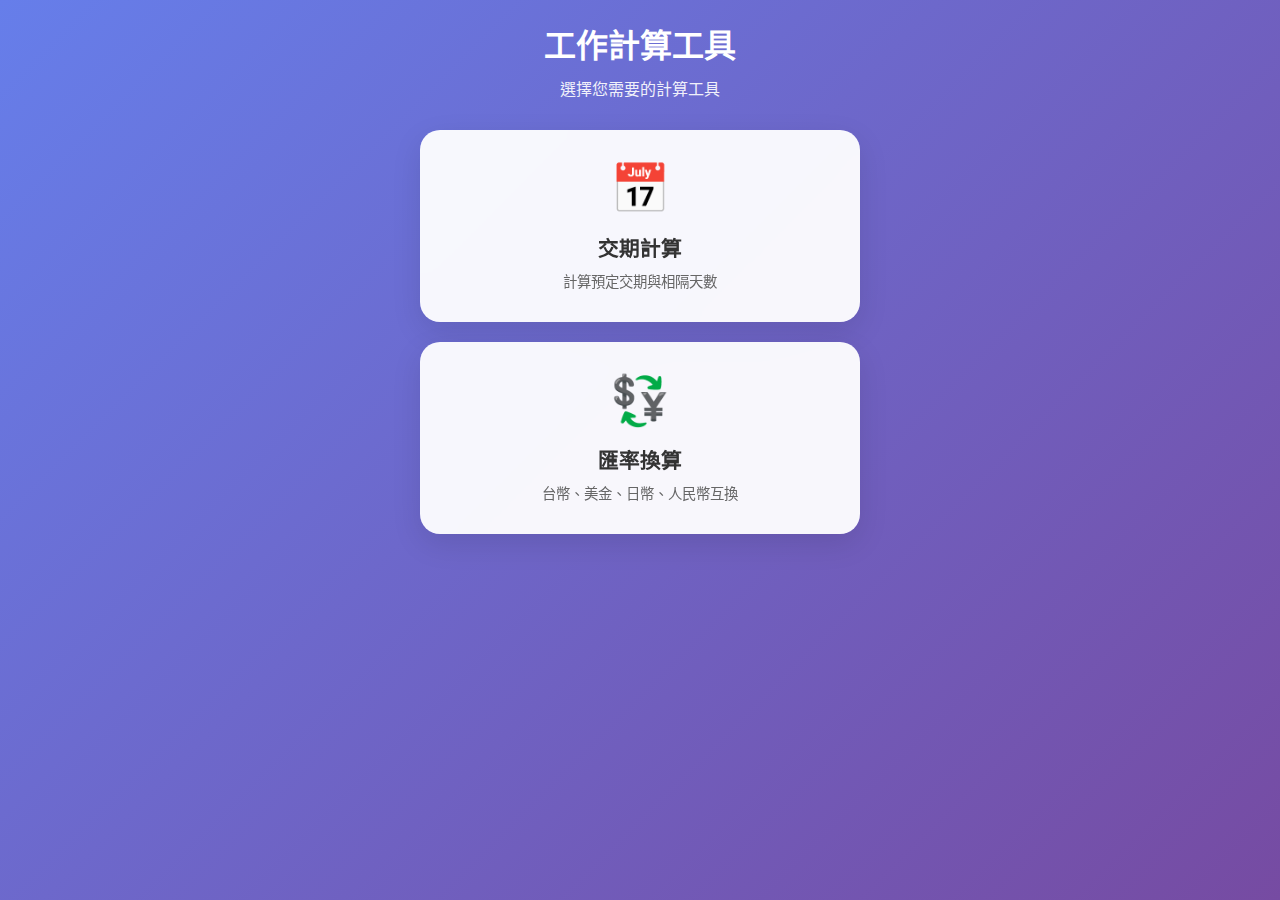
<file: index.html>
<!DOCTYPE html>
<html lang="zh-TW">
<head>
    <meta charset="UTF-8">
    <meta name="viewport" content="width=device-width, initial-scale=1.0">
    <title>工作計算工具</title>
    <link rel="stylesheet" href="styles.css">
</head>
<body>
    <!-- 主頁面 -->
    <div id="main-page" class="page active">
        <div class="container">
            <header>
                <h1>工作計算工具</h1>
                <p>選擇您需要的計算工具</p>
            </header>
            
            <div class="tools-grid">
                <div class="tool-card" onclick="showPage('delivery-calculator')">
                    <div class="tool-icon">📅</div>
                    <h3>交期計算</h3>
                    <p>計算預定交期與相隔天數</p>
                </div>
                
                <div class="tool-card" onclick="showPage('currency-converter')">
                    <div class="tool-icon">💱</div>
                    <h3>匯率換算</h3>
                    <p>台幣、美金、日幣、人民幣互換</p>
                </div>
            </div>
        </div>
    </div>

    <!-- 交期計算頁面 -->
    <div id="delivery-calculator" class="page">
        <div class="container">
            <header>
                <button class="back-btn" onclick="showPage('main-page')">← 返回</button>
                <h1>交期計算</h1>
            </header>
            
            <div class="calculator-card">
                <div class="input-group">
                    <label for="today-date">今天日期</label>
                    <input type="date" id="today-date" onchange="calculateDelivery()">
                </div>
                
                <div class="input-group">
                    <label for="delivery-date">預定交期</label>
                    <input type="date" id="delivery-date" onchange="calculateDaysFromDates()">
                </div>
                
                <div class="input-group">
                    <label for="days-diff">相隔天數</label>
                    <input type="number" id="days-diff" placeholder="輸入天數" onchange="calculateDeliveryFromDays()">
                </div>
                
                <div class="result">
                    <div class="result-item">
                        <span class="label">工作天數：</span>
                        <span id="work-days" class="value">-</span>
                    </div>
                </div>
            </div>
        </div>
    </div>

    <!-- 匯率換算頁面 -->
    <div id="currency-converter" class="page">
        <div class="container">
            <header>
                <button class="back-btn" onclick="showPage('main-page')">← 返回</button>
                <h1>匯率換算</h1>
                <p class="update-time">匯率更新時間：<span id="rate-update-time">-</span></p>
            </header>
            
            <div class="calculator-card">
                <div class="currency-group">
                    <div class="currency-item">
                        <label for="twd">台幣 (TWD) <span class="rate-display base">基準貨幣</span></label>
                        <input type="number" id="twd" placeholder="0" onchange="convertCurrency('twd')" step="0.01">
                    </div>
                    
                    <div class="currency-item">
                        <label for="usd">美金 (USD) <span class="rate-display">1 TWD = 0.0320 $</span></label>
                        <input type="number" id="usd" placeholder="0" onchange="convertCurrency('usd')" step="0.01">
                    </div>
                    
                    <div class="currency-item">
                        <label for="jpy">日幣 (JPY) <span class="rate-display">1 TWD = 4.67 ¥</span></label>
                        <input type="number" id="jpy" placeholder="0" onchange="convertCurrency('jpy')" step="0.01">
                    </div>
                    
                    <div class="currency-item">
                        <label for="cny">人民幣 (CNY) <span class="rate-display">1 TWD = 0.2300 ¥</span></label>
                        <input type="number" id="cny" placeholder="0" onchange="convertCurrency('cny')" step="0.01">
                    </div>
                </div>
                
                <button class="refresh-btn" onclick="updateExchangeRates()">
                    <span class="refresh-icon">🔄</span>
                    更新匯率
                </button>
            </div>
        </div>
    </div>

    <script src="script.js"></script>
</body>
</html>
</file>
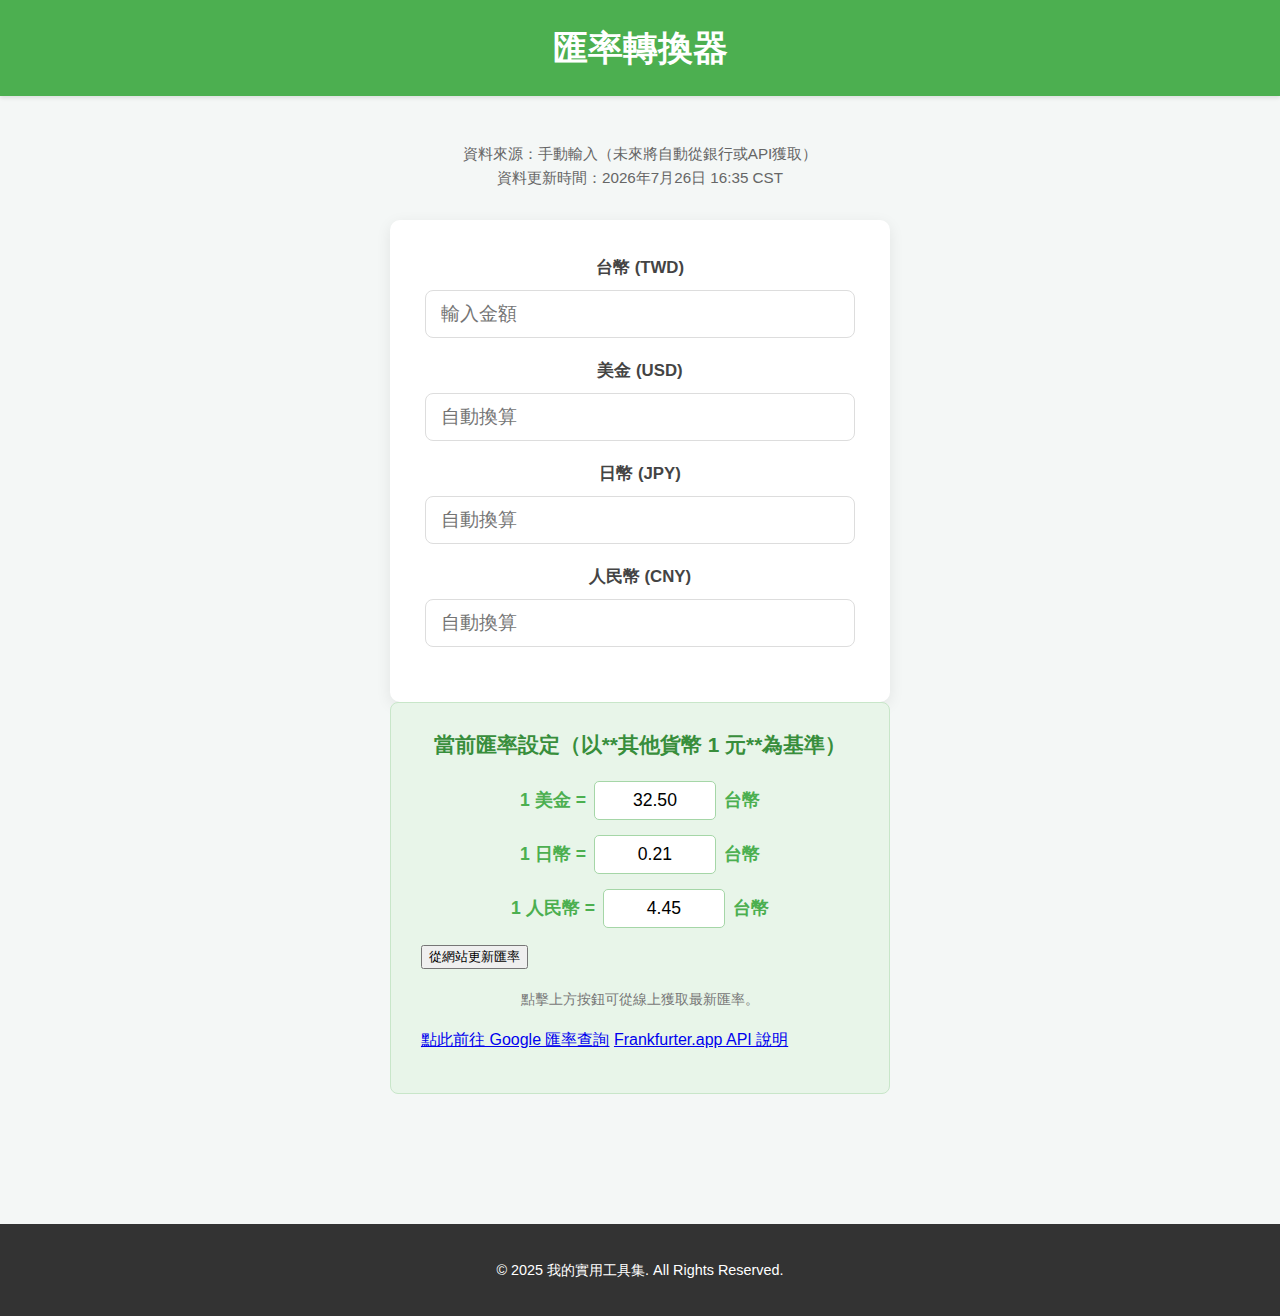
<file: currency-converter.html>
<!DOCTYPE html>
<html lang="zh-Hant">
<head>
    <meta charset="UTF-8">
    <meta name="viewport" content="width=device-width, initial-scale=1.0">
    <title>匯率轉換器 - 我的實用工具集</title>
    <link rel="stylesheet" href="css/style.css">
    <link rel="stylesheet" href="css/converter.css">
</head>
<body>
    <header class="header">
        <h1>匯率轉換器</h1>
    </header>

    <main class="main-content converter-page">
        <p class="rate-info">
            資料來源：<span id="data-source-info">手動輸入</span>（未來將自動從銀行或API獲取）<br>
            <span id="last-updated">資料更新時間：載入中...</span>
        </p>

        <div class="currency-converter-box">
            <div class="currency-input-group">
                <label for="TWD">台幣 (TWD)</label>
                <input type="number" id="TWD" placeholder="輸入金額" step="0.01">
            </div>

            <div class="currency-input-group">
                <label for="USD">美金 (USD)</label>
                <input type="number" id="USD" placeholder="自動換算" step="0.01">
            </div>

            <div class="currency-input-group">
                <label for="JPY">日幣 (JPY)</label>
                <input type="number" id="JPY" placeholder="自動換算" step="0.01">
            </div>

            <div class="currency-input-group">
                <label for="CNY">人民幣 (CNY)</label>
                <input type="number" id="CNY" placeholder="自動換算" step="0.01">
            </div>
        </div>

        <div class="exchange-rate-settings">
            <h2>當前匯率設定（以**其他貨幣 1 元**為基準）</h2>
            <div class="rate-input-group">
                <label for="rate-USD-to-TWD">1 美金 = <input type="number" id="rate-USD-to-TWD" value="32.50" step="0.001"> 台幣</label>
            </div>
            <div class="rate-input-group">
                <label for="rate-JPY-to-TWD">1 日幣 = <input type="number" id="rate-JPY-to-TWD" value="0.21" step="0.0001"> 台幣</label>
            </div>
            <div class="rate-input-group">
                <label for="rate-CNY-to-TWD">1 人民幣 = <input type="number" id="rate-CNY-to-TWD" value="4.45" step="0.001"> 台幣</label>
            </div>
            <button id="update-rates-btn" class="button-primary">從網站更新匯率</button> <p class="note">點擊上方按鈕可從線上獲取最新匯率。</p> <p>
                <a href="https://www.google.com/finance/markets/currencies" target="_blank">點此前往 Google 匯率查詢</a>
                <a href="https://www.frankfurter.app/docs/" target="_blank">Frankfurter.app API 說明</a> </p>
        </div>
    </main>

    <footer class="footer">
        <p>&copy; 2025 我的實用工具集. All Rights Reserved.</p>
    </footer>

    <script src="js/converter.js"></script>
</body>
</html>
</file>
<file: styles.css>
/* 基礎樣式 */
* {
    margin: 0;
    padding: 0;
    box-sizing: border-box;
}

body {
    font-family: -apple-system, BlinkMacSystemFont, 'Segoe UI', Roboto, 'Helvetica Neue', Arial, sans-serif;
    background: linear-gradient(135deg, #667eea 0%, #764ba2 100%);
    min-height: 100vh;
    color: #333;
}

.container {
    max-width: 480px;
    margin: 0 auto;
    padding: 20px;
    min-height: 100vh;
}

/* 頁面控制 */
.page {
    display: none;
}

.page.active {
    display: block;
}

/* 標題區域 */
header {
    text-align: center;
    margin-bottom: 30px;
    color: white;
}

header h1 {
    font-size: 2rem;
    margin-bottom: 10px;
    font-weight: 600;
}

header p {
    font-size: 1rem;
    opacity: 0.9;
}

/* 返回按鈕 */
.back-btn {
    position: absolute;
    top: 20px;
    left: 20px;
    background: rgba(255, 255, 255, 0.2);
    border: none;
    color: white;
    padding: 10px 15px;
    border-radius: 10px;
    font-size: 1rem;
    cursor: pointer;
    backdrop-filter: blur(10px);
    transition: all 0.3s ease;
}

.back-btn:hover {
    background: rgba(255, 255, 255, 0.3);
    transform: translateX(-3px);
}

/* 工具卡片網格 */
.tools-grid {
    display: grid;
    gap: 20px;
    margin-top: 20px;
}

.tool-card {
    background: rgba(255, 255, 255, 0.95);
    border-radius: 20px;
    padding: 30px 20px;
    text-align: center;
    cursor: pointer;
    transition: all 0.3s ease;
    box-shadow: 0 10px 30px rgba(0, 0, 0, 0.1);
    backdrop-filter: blur(10px);
}

.tool-card:hover {
    transform: translateY(-5px);
    box-shadow: 0 20px 40px rgba(0, 0, 0, 0.2);
    background: rgba(255, 255, 255, 1);
}

.tool-icon {
    font-size: 3rem;
    margin-bottom: 15px;
}

.tool-card h3 {
    font-size: 1.3rem;
    margin-bottom: 10px;
    color: #333;
    font-weight: 600;
}

.tool-card p {
    color: #666;
    font-size: 0.9rem;
    line-height: 1.4;
}

/* 計算器卡片 */
.calculator-card {
    background: rgba(255, 255, 255, 0.95);
    border-radius: 20px;
    padding: 30px;
    box-shadow: 0 20px 40px rgba(0, 0, 0, 0.1);
    backdrop-filter: blur(10px);
}

/* 輸入組群 */
.input-group {
    margin-bottom: 25px;
}

.input-group label {
    display: block;
    margin-bottom: 8px;
    font-weight: 600;
    color: #333;
    font-size: 1rem;
}

.input-group input {
    width: 100%;
    padding: 15px;
    border: 2px solid #e1e5e9;
    border-radius: 12px;
    font-size: 1rem;
    transition: all 0.3s ease;
    background: #fff;
}

.input-group input:focus {
    outline: none;
    border-color: #667eea;
    box-shadow: 0 0 0 3px rgba(102, 126, 234, 0.1);
}

/* 結果顯示 */
.result {
    margin-top: 30px;
    padding: 20px;
    background: #f8f9fa;
    border-radius: 12px;
    border-left: 4px solid #667eea;
}

.result-item {
    display: flex;
    justify-content: space-between;
    align-items: center;
    margin-bottom: 10px;
}

.result-item:last-child {
    margin-bottom: 0;
}

.result .label {
    font-weight: 600;
    color: #555;
}

.result .value {
    font-weight: 700;
    color: #667eea;
    font-size: 1.1rem;
}

/* 貨幣換算區域 */
.currency-group {
    display: grid;
    gap: 20px;
    margin-bottom: 30px;
}

.currency-item label {
    display: block;
    margin-bottom: 8px;
    font-weight: 600;
    color: #333;
    font-size: 1rem;
    line-height: 1.4;
}

/* 匯率顯示樣式 */
.rate-display {
    font-weight: 400;
    font-size: 0.85rem;
    color: #667eea;
    background: rgba(102, 126, 234, 0.1);
    padding: 2px 8px;
    border-radius: 12px;
    margin-left: 8px;
    display: inline-block;
}

.rate-display.base {
    background: rgba(16, 185, 129, 0.1);
    color: #10b981;
}

.currency-item input {
    width: 100%;
    padding: 15px;
    border: 2px solid #e1e5e9;
    border-radius: 12px;
    font-size: 1.1rem;
    text-align: right;
    transition: all 0.3s ease;
    background: #fff;
}

.currency-item input:focus {
    outline: none;
    border-color: #667eea;
    box-shadow: 0 0 0 3px rgba(102, 126, 234, 0.1);
}

/* 更新按鈕 */
.refresh-btn {
    width: 100%;
    background: linear-gradient(135deg, #667eea 0%, #764ba2 100%);
    color: white;
    border: none;
    padding: 15px;
    border-radius: 12px;
    font-size: 1rem;
    font-weight: 600;
    cursor: pointer;
    transition: all 0.3s ease;
    display: flex;
    align-items: center;
    justify-content: center;
    gap: 10px;
}

.refresh-btn:hover {
    transform: translateY(-2px);
    box-shadow: 0 10px 20px rgba(102, 126, 234, 0.3);
}

.refresh-btn:active {
    transform: translateY(0);
}

.refresh-icon {
    font-size: 1.2rem;
}

/* 更新時間 */
.update-time {
    font-size: 0.85rem;
    opacity: 0.8;
    margin-top: 5px;
}

/* 匯率狀態指示 */
.rate-status {
    display: inline-block;
    padding: 2px 8px;
    border-radius: 12px;
    font-size: 0.7rem;
    margin-left: 8px;
}

.rate-status.live {
    background: #10b981;
    color: white;
}

.rate-status.default {
    background: #f59e0b;
    color: white;
}

/* 更新訊息樣式 */
.update-message {
    font-size: 0.9rem;
    box-shadow: 0 4px 12px rgba(0, 0, 0, 0.15);
    backdrop-filter: blur(10px);
}

/* 載入狀態改進 */
.refresh-btn:disabled {
    opacity: 0.7;
    cursor: not-allowed;
    transform: none !important;
}

/* 響應式設計 */
@media (max-width: 480px) {
    .container {
        padding: 15px;
    }
    
    header h1 {
        font-size: 1.8rem;
    }
    
    .tool-card {
        padding: 25px 15px;
    }
    
    .calculator-card {
        padding: 25px;
    }
    
    .back-btn {
        top: 15px;
        left: 15px;
        padding: 8px 12px;
        font-size: 0.9rem;
    }
}

/* 載入動畫 */
@keyframes fadeIn {
    from {
        opacity: 0;
        transform: translateY(20px);
    }
    to {
        opacity: 1;
        transform: translateY(0);
    }
}

.page.active {
    animation: fadeIn 0.5s ease;
}

/* 滾動條美化 */
::-webkit-scrollbar {
    width: 6px;
}

::-webkit-scrollbar-track {
    background: rgba(255, 255, 255, 0.1);
}

::-webkit-scrollbar-thumb {
    background: rgba(255, 255, 255, 0.3);
    border-radius: 3px;
}

::-webkit-scrollbar-thumb:hover {
    background: rgba(255, 255, 255, 0.5);
}
</file>
<file: css/style.css>
/* 基本設定 */
body {
    font-family: 'Segoe UI', Tahoma, Geneva, Verdana, sans-serif;
    margin: 0;
    padding: 0;
    background-color: #f4f7f6;
    color: #333;
    line-height: 1.6;
}

.container {
    max-width: 1200px;
    margin: 0 auto;
    padding: 20px;
}

/* 標頭 */
.header {
    background-color: #4CAF50;
    color: white;
    padding: 20px 0;
    text-align: center;
    box-shadow: 0 2px 4px rgba(0,0,0,0.1);
}

.header h1 {
    margin: 0;
    font-size: 2.2em;
}

/* 主要內容區塊 */
.main-content {
    padding: 40px 20px;
    text-align: center;
}

.welcome-message {
    font-size: 1.2em;
    margin-bottom: 30px;
    color: #555;
}

/* 工具卡片列表 */
.tool-list {
    display: flex;
    flex-wrap: wrap; /* 允許換行 */
    justify-content: center;
    gap: 25px; /* 卡片間距 */
    margin-top: 30px;
}

.tool-card {
    background-color: #ffffff;
    border-radius: 10px;
    box-shadow: 0 4px 12px rgba(0,0,0,0.08);
    padding: 30px;
    text-decoration: none; /* 移除連結下劃線 */
    color: #333;
    transition: transform 0.3s ease, box-shadow 0.3s ease;
    width: 280px; /* 固定寬度，方便排版 */
    display: flex;
    flex-direction: column;
    align-items: center;
    text-align: center;
}

.tool-card:hover {
    transform: translateY(-5px);
    box-shadow: 0 8px 16px rgba(0,0,0,0.15);
}

.tool-icon {
    font-size: 3em;
    margin-bottom: 15px;
}

.tool-title {
    font-size: 1.5em;
    margin-top: 0;
    margin-bottom: 10px;
    color: #4CAF50;
}

.tool-description {
    font-size: 0.95em;
    color: #666;
}

/* 頁尾 */
.footer {
    background-color: #333;
    color: white;
    text-align: center;
    padding: 20px 0;
    margin-top: 50px;
    font-size: 0.9em;
}

/* 響應式設計 - 手機版 (小於 768px 寬度) */
@media (max-width: 768px) {
    .header h1 {
        font-size: 1.8em;
    }

    .main-content {
        padding: 20px 15px;
    }

    .welcome-message {
        font-size: 1.1em;
        margin-bottom: 20px;
    }

    .tool-list {
        flex-direction: column; /* 堆疊排列 */
        align-items: center; /* 居中對齊 */
        gap: 20px;
    }

    .tool-card {
        width: 90%; /* 佔據大部分寬度 */
        max-width: 350px; /* 限制最大寬度 */
        padding: 25px;
    }

    .tool-icon {
        font-size: 2.5em;
    }

    .tool-title {
        font-size: 1.3em;
    }
}
</file>
<file: css/converter.css>
.converter-page {
    display: flex;
    flex-direction: column;
    align-items: center;
    padding-top: 30px;
    padding-bottom: 50px;
}

.rate-info {
    text-align: center;
    font-size: 0.95em;
    color: #666;
    margin-bottom: 30px;
}

/* 新增匯率設定區塊樣式 */
.exchange-rate-settings {
    background-color: #e8f5e9; /* 淺綠色背景 */
    border: 1px solid #c8e6c9;
    border-radius: 8px;
    padding: 25px 30px;
    margin-bottom: 30px;
    width: 100%;
    max-width: 500px;
    box-sizing: border-box;
    text-align: left; /* 內容左對齊 */
}

.exchange-rate-settings h2 {
    font-size: 1.3em;
    color: #388e3c; /* 深綠色標題 */
    margin-top: 0;
    margin-bottom: 20px;
    text-align: center;
}

.rate-input-group {
    margin-bottom: 15px;
    display: flex;
    align-items: center;
    justify-content: center; /* 讓內容在中間 */
    font-size: 1.1em;
}

.rate-input-group label {
    display: flex; /* 讓 label 內部元素可以並排 */
    align-items: center;
    gap: 8px; /* 元素間距 */
    color: #4CAF50;
    font-weight: bold;
}

.rate-input-group input[type="number"] {
    width: 100px; /* 輸入框寬度 */
    padding: 8px 10px;
    border: 1px solid #a5d6a7;
    border-radius: 5px;
    font-size: 1em;
    text-align: center;
    -moz-appearance: textfield;
}

.rate-input-group input[type="number"]::-webkit-outer-spin-button,
.rate-input-group input[type="number"]::-webkit-inner-spin-button {
    -webkit-appearance: none;
    margin: 0;
}

.rate-input-group input[type="number"]:focus {
    outline: none;
    border-color: #4CAF50;
    box-shadow: 0 0 0 2px rgba(76, 175, 80, 0.2);
}

.exchange-rate-settings .note {
    font-size: 0.85em;
    color: #777;
    margin-top: 20px;
    text-align: center;
}
/* 匯率設定區塊樣式結束 */


.currency-converter-box {
    background-color: #ffffff;
    border-radius: 10px;
    box-shadow: 0 4px 15px rgba(0,0,0,0.08);
    padding: 35px;
    width: 100%;
    max-width: 500px; /* 限制最大寬度 */
    box-sizing: border-box; /* 包含 padding 和 border 在寬度內 */
}

.currency-input-group {
    margin-bottom: 20px;
}

.currency-input-group label {
    display: block;
    font-weight: bold;
    margin-bottom: 8px;
    color: #444;
    font-size: 1.05em;
}

.currency-input-group input[type="number"] {
    width: 100%;
    padding: 12px 15px;
    border: 1px solid #ddd;
    border-radius: 8px;
    font-size: 1.2em;
    box-sizing: border-box;
    -moz-appearance: textfield;
}

/* 移除 Chrome, Safari, Edge 的數字輸入框箭頭 */
.currency-input-group input[type="number"]::-webkit-outer-spin-button,
.currency-input-group input[type="number"]::-webkit-inner-spin-button {
    -webkit-appearance: none;
    margin: 0;
}

.currency-input-group input[type="number"]:focus {
    outline: none;
    border-color: #4CAF50;
    box-shadow: 0 0 0 3px rgba(76, 175, 80, 0.2);
}

/* 響應式設計 - 手機版 (小於 768px 寬度) */
@media (max-width: 768px) {
    .exchange-rate-settings {
        padding: 20px 15px;
        max-width: 95%;
    }

    .exchange-rate-settings h2 {
        font-size: 1.2em;
        margin-bottom: 15px;
    }

    .rate-input-group {
        font-size: 1em;
        margin-bottom: 12px;
    }

    .rate-input-group input[type="number"] {
        width: 80px;
        padding: 6px 8px;
        font-size: 0.95em;
    }

    .currency-converter-box {
        padding: 25px;
        max-width: 95%;
    }

    .rate-info {
        font-size: 0.9em;
        margin-bottom: 25px;
    }

    .currency-input-group {
        margin-bottom: 18px;
    }

    .currency-input-group label {
        font-size: 1em;
        margin-bottom: 6px;
    }

    .currency-input-group input[type="number"] {
        padding: 10px 12px;
        font-size: 1.1em;
    }
}
</file>
